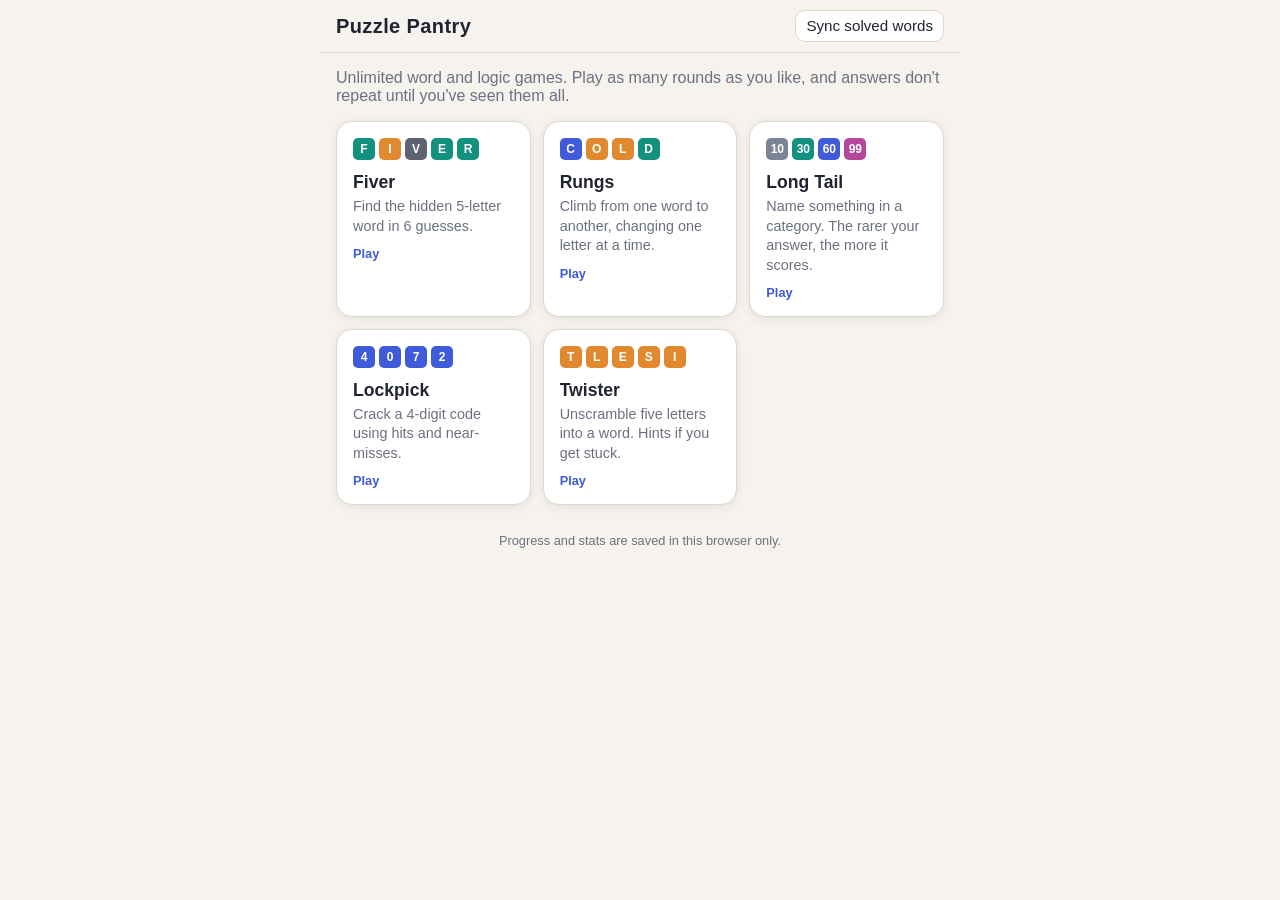
<file: index.html>
<!doctype html>
<html lang="en">
<head>
  <meta charset="utf-8">
  <meta name="viewport" content="width=device-width, initial-scale=1, viewport-fit=cover">
  <title>Puzzle Pantry</title>
  <link rel="stylesheet" href="css/common.css">
  <style>
    .intro { color: var(--muted); margin: 4px 0 16px; }
    .grid { display: grid; grid-template-columns: repeat(auto-fill, minmax(170px, 1fr)); gap: 12px; }
    .tile {
      display: block; text-decoration: none; color: var(--ink); background: var(--panel);
      border: 1px solid var(--line); border-radius: 16px; padding: 16px; box-shadow: var(--shadow);
      transition: transform 0.12s, border-color 0.12s;
    }
    .tile:hover { transform: translateY(-2px); border-color: var(--accent); }
    .tile .art { display: flex; gap: 4px; margin-bottom: 12px; }
    .tile .art i { width: 22px; height: 22px; border-radius: 5px; display: inline-flex; align-items: center; justify-content: center; font-style: normal; font-weight: 800; font-size: 0.75rem; color: #fff; }
    .tile h2 { margin: 0 0 4px; font-size: 1.1rem; }
    .tile p { margin: 0; color: var(--muted); font-size: 0.9rem; line-height: 1.35; }
    .tile .meta { margin-top: 10px; font-size: 0.8rem; color: var(--accent); font-weight: 600; }
    .tile.soon { opacity: 0.55; pointer-events: none; box-shadow: none; }
    .sync-counts { font-weight: 600; }
    .sync-tip { font-size: 0.85rem; color: var(--muted); }
    .modal h3 { font-size: 1rem; margin: 18px 0 8px; }
    textarea { width: 100%; border-radius: 10px; border: 1px solid var(--line); background: var(--bg); color: var(--ink); padding: 8px; font: inherit; margin-bottom: 8px; }
    footer { text-align: center; color: var(--muted); font-size: 0.8rem; margin-top: 28px; }
  </style>
</head>
<body>
  <header class="topbar"><h1>Puzzle Pantry</h1><div class="actions"><button class="icon-btn" data-open="sync">Sync solved words</button></div></header>
  <main>
    <p class="intro">Unlimited word and logic games. Play as many rounds as you like, and answers don't repeat until you've seen them all.</p>
    <div class="grid">
      <a class="tile" href="fiver/">
        <div class="art"><i style="background:var(--hit)">F</i><i style="background:var(--near)">I</i><i style="background:var(--miss)">V</i><i style="background:var(--hit)">E</i><i style="background:var(--hit)">R</i></div>
        <h2>Fiver</h2>
        <p>Find the hidden 5-letter word in 6 guesses.</p>
        <div class="meta" data-meta="fiver"></div>
      </a>
      <a class="tile" href="rungs/">
        <div class="art"><i style="background:var(--accent)">C</i><i style="background:var(--near)">O</i><i style="background:var(--near)">L</i><i style="background:var(--hit)">D</i></div>
        <h2>Rungs</h2>
        <p>Climb from one word to another, changing one letter at a time.</p>
        <div class="meta" data-meta="rungs"></div>
      </a>
      <a class="tile" href="longtail/">
        <div class="art"><i style="background:#7b8494">10</i><i style="background:var(--hit)">30</i><i style="background:var(--accent)">60</i><i style="background:#b4479a">99</i></div>
        <h2>Long Tail</h2>
        <p>Name something in a category. The rarer your answer, the more it scores.</p>
        <div class="meta" data-meta="longtail"></div>
      </a>
      <a class="tile" href="digits/">
        <div class="art"><i style="background:var(--accent)">4</i><i style="background:var(--accent)">0</i><i style="background:var(--accent)">7</i><i style="background:var(--accent)">2</i></div>
        <h2>Lockpick</h2>
        <p>Crack a 4-digit code using hits and near-misses.</p>
        <div class="meta" data-meta="lockpick"></div>
      </a>
      <a class="tile" href="twister/">
        <div class="art"><i style="background:var(--near)">T</i><i style="background:var(--near)">L</i><i style="background:var(--near)">E</i><i style="background:var(--near)">S</i><i style="background:var(--near)">I</i></div>
        <h2>Twister</h2>
        <p>Unscramble five letters into a word. Hints if you get stuck.</p>
        <div class="meta" data-meta="twister"></div>
      </a>
    </div>
    <footer>Progress and stats are saved in this browser only.</footer>
  </main>
  <div class="modal-back" id="sync">
    <div class="modal">
      <button class="close" aria-label="Close">×</button>
      <h2>Sync solved words</h2>
      <p>Words you solve in Fiver and Twister, and ladders you climb in Rungs, never come up again on this device. To skip them on another device too, copy your list here and paste it there.</p>
      <p id="syncCounts" class="sync-counts"></p>
      <button class="btn" id="copySolved">Copy my solved words</button>
      <p class="sync-tip">Send the copied list to Claude to retire those words for good, on every device.</p>
      <h3>Paste a list from another device</h3>
      <textarea id="importBox" rows="4" placeholder="fiver: about crane ...&#10;twister: ...&#10;rungs: ..."></textarea>
      <button class="btn secondary" id="importBtn">Add these words</button>
    </div>
  </div>
  <script src="js/common.js"></script>
  <script>
    document.querySelectorAll("[data-meta]").forEach((el) => {
      const s = PP.load("stats:" + el.dataset.meta, null);
      el.textContent = s && s.played ? (s.streak !== undefined ? `${s.played} played · streak ${s.streak}` : `${s.played} rounds · best ${s.best}`) : "Play";
    });
    const SYNC_GAMES = ["fiver", "twister", "rungs"];
    function counts() {
      document.getElementById("syncCounts").textContent =
        SYNC_GAMES.map((g) => `${g[0].toUpperCase() + g.slice(1)}: ${PP.solvedLocal(g).size} solved`).join(" · ");
    }
    document.querySelector('[data-open="sync"]').addEventListener("click", counts);
    document.getElementById("copySolved").addEventListener("click", async () => {
      const text = PP.exportSolved(SYNC_GAMES);
      try {
        await navigator.clipboard.writeText(text);
        PP.toast("Copied");
      } catch (e) {
        document.getElementById("importBox").value = text;
        PP.toast("Couldn't copy, so the list is in the box below");
      }
    });
    document.getElementById("importBtn").addEventListener("click", () => {
      const n = PP.importSolved(document.getElementById("importBox").value, SYNC_GAMES);
      PP.toast(n ? `Added ${n} word${n > 1 ? "s" : ""}` : "No new words found");
      document.getElementById("importBox").value = "";
      counts();
    });
  </script>
</body>
</html>
</file>
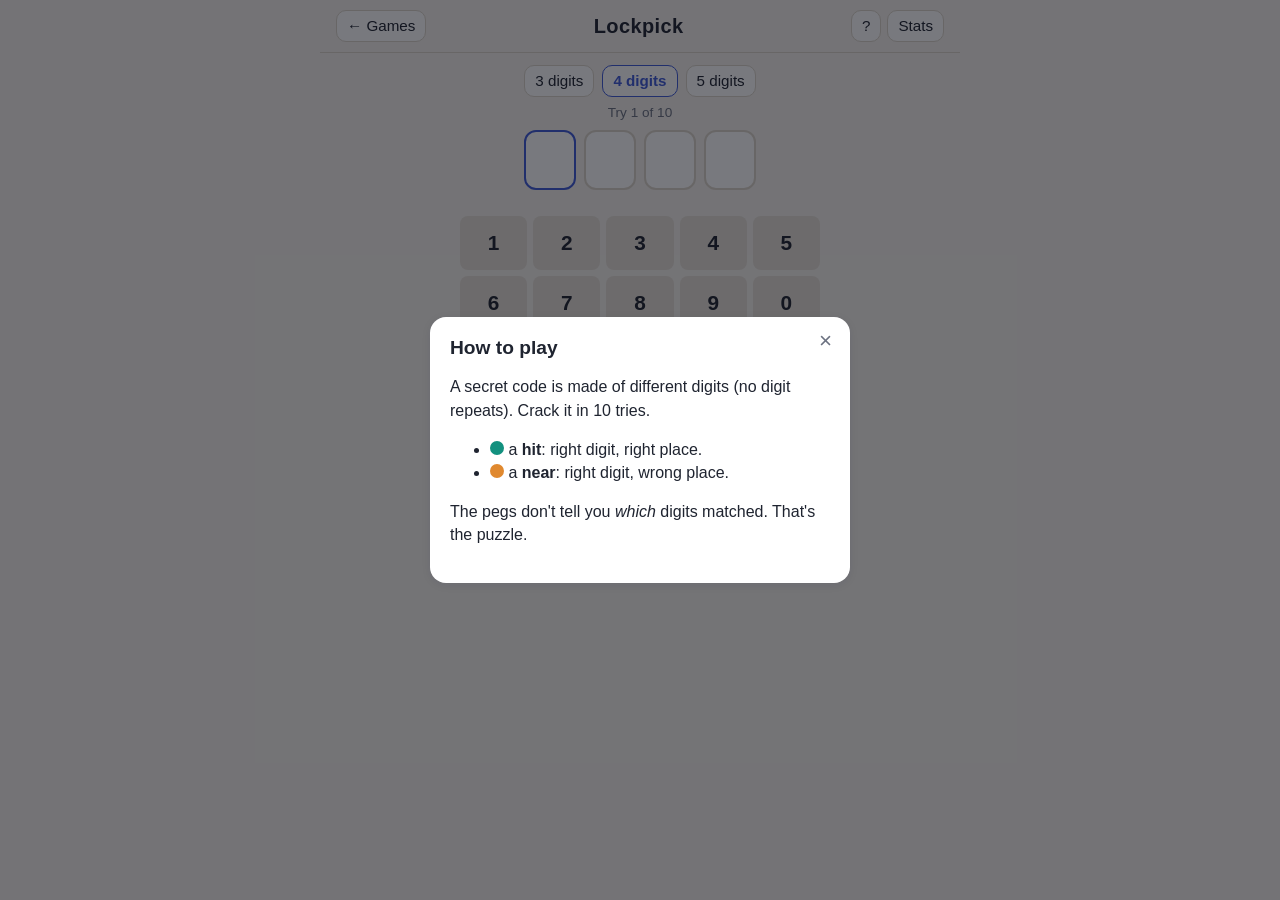
<file: digits/index.html>
<!doctype html>
<html lang="en">
<head>
  <meta charset="utf-8">
  <meta name="viewport" content="width=device-width, initial-scale=1, viewport-fit=cover">
  <title>Lockpick · Puzzle Pantry</title>
  <link rel="stylesheet" href="../css/common.css">
  <style>
    .sub { text-align: center; color: var(--muted); font-size: 0.85rem; margin-bottom: 10px; }
    .entry { display: flex; justify-content: center; gap: 8px; margin: 6px 0 12px; }
    .slot { width: 52px; height: 60px; border-radius: 12px; border: 2px solid var(--line); background: var(--panel); display: flex; align-items: center; justify-content: center; font-size: 1.8rem; font-weight: 800; }
    .slot.on { border-color: var(--accent); }
    .history { max-width: 360px; margin: 0 auto; display: flex; flex-direction: column; gap: 6px; max-height: 38vh; overflow: auto; }
    .hrow { display: flex; align-items: center; justify-content: space-between; background: var(--panel); border: 1px solid var(--line); border-radius: 10px; padding: 6px 12px; }
    .hrow .n { color: var(--muted); font-size: 0.8rem; width: 22px; }
    .hrow .code { font-size: 1.3rem; font-weight: 800; letter-spacing: 0.3em; flex: 1; }
    .pegs { display: flex; gap: 4px; }
    .peg { width: 14px; height: 14px; border-radius: 50%; border: 2px solid var(--line); }
    .peg.hit { background: var(--hit); border-color: var(--hit); }
    .peg.near { background: var(--near); border-color: var(--near); }
    .counts { font-size: 0.8rem; color: var(--muted); margin-left: 10px; min-width: 70px; text-align: right; }
    .pad { display: grid; grid-template-columns: repeat(5, 1fr); gap: 6px; max-width: 360px; margin: 14px auto 0; }
    .pad .key { max-width: none; font-size: 1.3rem; }
    .pad .key.out { text-decoration: line-through; opacity: 0.35; }
    .actions-row { display: flex; gap: 8px; max-width: 360px; margin: 8px auto 0; }
    .actions-row .btn { flex: 1; }
    .note { text-align: center; font-size: 0.8rem; color: var(--muted); margin-top: 8px; }
    .opts { display: flex; justify-content: center; gap: 8px; margin-bottom: 8px; }
    .opts .icon-btn.sel { border-color: var(--accent); color: var(--accent); font-weight: 700; }
  </style>
</head>
<body>
  <header class="topbar">
    <a class="icon-btn" href="../">← Games</a>
    <h1>Lockpick</h1>
    <div class="actions">
      <button class="icon-btn" data-open="help">?</button>
      <button class="icon-btn" id="statsBtn">Stats</button>
    </div>
  </header>
  <main>
    <div class="opts" id="opts">
      <button class="icon-btn" data-len="3">3 digits</button>
      <button class="icon-btn" data-len="4">4 digits</button>
      <button class="icon-btn" data-len="5">5 digits</button>
    </div>
    <div class="sub" id="sub"></div>
    <div class="entry" id="entry"></div>
    <div class="history" id="history"></div>
    <div id="result" class="result hidden">
      <p id="resultText"></p>
      <button class="btn" id="nextBtn">New code</button>
    </div>
    <div class="pad" id="pad"></div>
    <div class="actions-row">
      <button class="btn secondary" id="back">⌫ Delete</button>
      <button class="btn" id="enter">Try code</button>
    </div>
    <p class="note">Long-press (or right-click) a digit to cross it out as a note.</p>
  </main>

  <div class="modal-back" id="help">
    <div class="modal">
      <button class="close">×</button>
      <h2>How to play</h2>
      <p>A secret code is made of different digits (no digit repeats). Crack it in 10 tries.</p>
      <ul>
        <li><span class="peg hit" style="display:inline-block"></span> a <b>hit</b>: right digit, right place.</li>
        <li><span class="peg near" style="display:inline-block"></span> a <b>near</b>: right digit, wrong place.</li>
      </ul>
      <p>The pegs don't tell you <i>which</i> digits matched. That's the puzzle.</p>
    </div>
  </div>
  <div class="modal-back" id="stats">
    <div class="modal">
      <button class="close">×</button>
      <h2>Your Lockpick stats</h2>
      <div id="statsBody"></div>
    </div>
  </div>

  <script src="../js/common.js"></script>
  <script src="digits.js"></script>
</body>
</html>
</file>
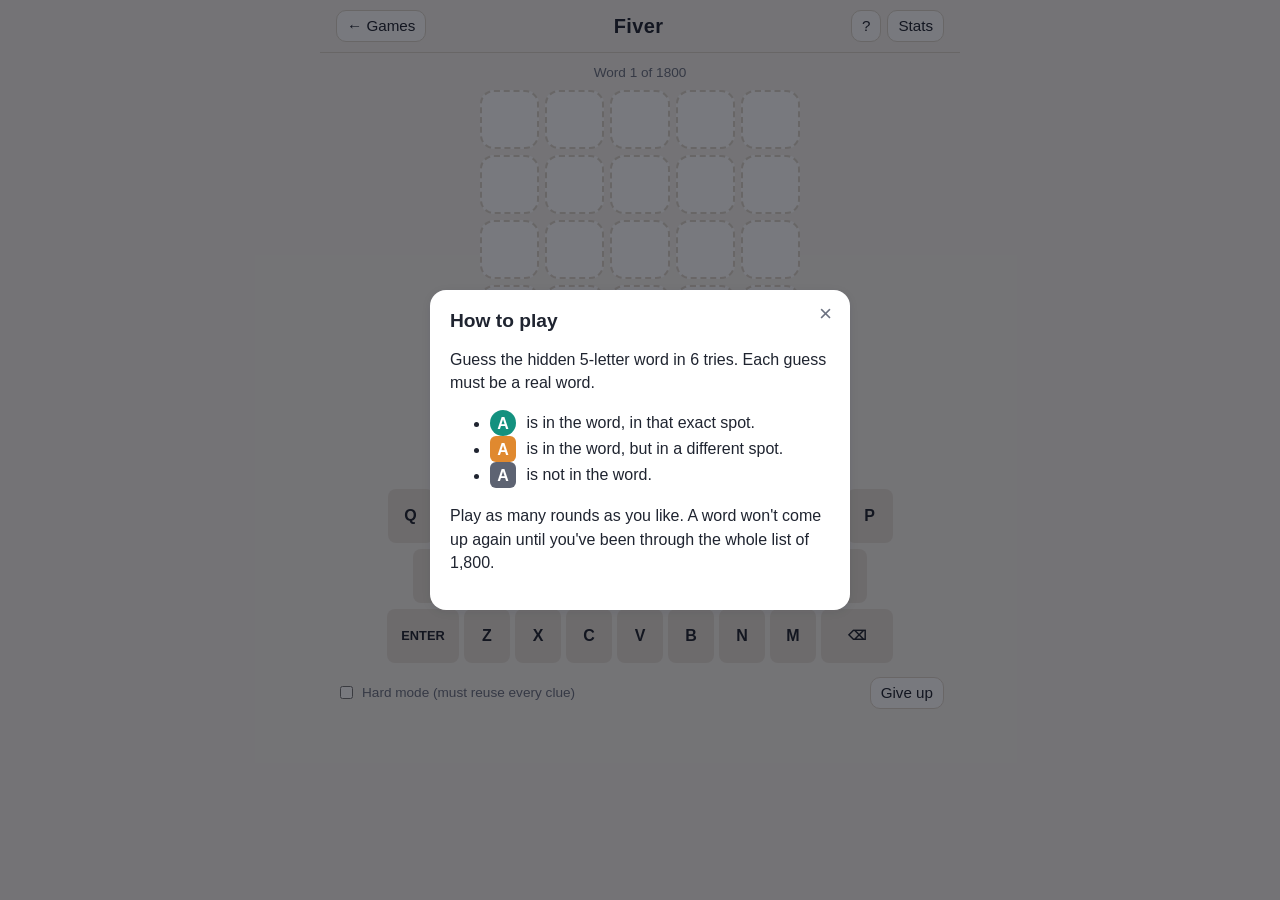
<file: fiver/index.html>
<!doctype html>
<html lang="en">
<head>
  <meta charset="utf-8">
  <meta name="viewport" content="width=device-width, initial-scale=1, viewport-fit=cover">
  <title>Fiver · Puzzle Pantry</title>
  <link rel="stylesheet" href="../css/common.css">
  <link rel="stylesheet" href="fiver.css">
</head>
<body>
  <header class="topbar">
    <a class="icon-btn" href="../" aria-label="All games">← Games</a>
    <h1>Fiver</h1>
    <div class="actions">
      <button class="icon-btn" data-open="help" aria-label="How to play">?</button>
      <button class="icon-btn" id="statsBtn" aria-label="Stats">Stats</button>
    </div>
  </header>
  <main>
    <div class="sub" id="sub"></div>
    <div id="board" class="board" aria-live="polite"></div>
    <div id="result" class="result hidden">
      <p id="resultText"></p>
      <button class="btn" id="nextBtn">Next word</button>
    </div>
    <div id="keyboard" class="keyboard"></div>
    <div class="below">
      <label class="toggle"><input type="checkbox" id="hard"> Hard mode (must reuse every clue)</label>
      <button class="icon-btn" id="giveUp">Give up</button>
    </div>
  </main>

  <div class="modal-back" id="help">
    <div class="modal">
      <button class="close" aria-label="Close">×</button>
      <h2>How to play</h2>
      <p>Guess the hidden 5-letter word in 6 tries. Each guess must be a real word.</p>
      <ul>
        <li><span class="chip hit">A</span> is in the word, in that exact spot.</li>
        <li><span class="chip near">A</span> is in the word, but in a different spot.</li>
        <li><span class="chip miss">A</span> is not in the word.</li>
      </ul>
      <p>Play as many rounds as you like. A word won't come up again until you've been through the whole list of 1,800.</p>
    </div>
  </div>
  <div class="modal-back" id="stats">
    <div class="modal">
      <button class="close" aria-label="Close">×</button>
      <h2>Your Fiver stats</h2>
      <div id="statsBody"></div>
      <p class="muted" id="deckInfo"></p>
    </div>
  </div>

  <script src="../js/common.js"></script>
  <script src="../data/words.js"></script>
  <script src="../data/solved.js"></script>
  <script src="fiver.js"></script>
</body>
</html>
</file>
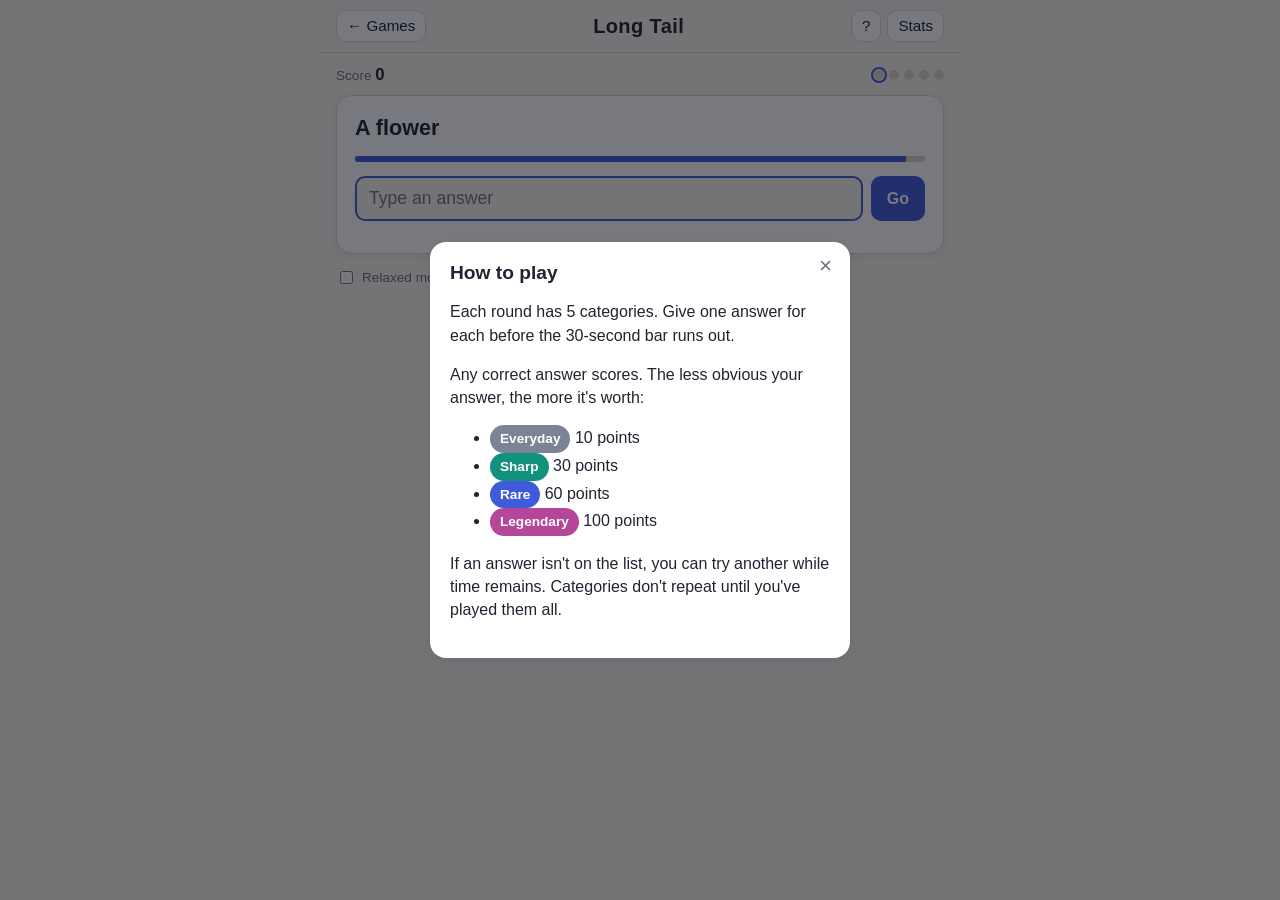
<file: longtail/index.html>
<!doctype html>
<html lang="en">
<head>
  <meta charset="utf-8">
  <meta name="viewport" content="width=device-width, initial-scale=1, viewport-fit=cover">
  <title>Long Tail · Puzzle Pantry</title>
  <link rel="stylesheet" href="../css/common.css">
  <style>
    .scorebar { display: flex; justify-content: space-between; align-items: center; color: var(--muted); font-size: 0.85rem; margin-bottom: 10px; }
    .scorebar b { color: var(--ink); font-size: 1.05rem; }
    .dots { display: flex; gap: 5px; }
    .dots i { width: 10px; height: 10px; border-radius: 50%; background: var(--line); }
    .dots i.done { background: var(--accent); }
    .dots i.now { outline: 2px solid var(--accent); outline-offset: 1px; }
    .card { background: var(--panel); border: 1px solid var(--line); border-radius: 16px; padding: 18px; box-shadow: var(--shadow); }
    .prompt { font-size: 1.35rem; font-weight: 700; line-height: 1.3; margin: 0 0 14px; }
    .timer { height: 6px; background: var(--line); border-radius: 3px; overflow: hidden; margin-bottom: 14px; }
    .timer div { height: 100%; background: var(--accent); width: 100%; transition: width 0.25s linear; }
    .timer.low div { background: var(--near); }
    form { display: flex; gap: 8px; }
    input[type=text] { flex: 1; font-size: 1.1rem; padding: 10px 12px; border-radius: 10px; border: 2px solid var(--line); background: var(--bg); color: var(--ink); min-width: 0; }
    input[type=text]:focus { outline: none; border-color: var(--accent); }
    .verdict { margin-top: 14px; }
    .tier { display: inline-block; padding: 4px 10px; border-radius: 20px; font-weight: 800; color: #fff; font-size: 0.85rem; }
    .t0 { background: #7b8494; } .t1 { background: var(--hit); } .t2 { background: var(--accent); } .t3 { background: #b4479a; }
    .tnone { background: var(--miss); }
    .examples { color: var(--muted); font-size: 0.85rem; margin-top: 10px; line-height: 1.45; }
    .ladder { display: flex; gap: 4px; align-items: flex-end; height: 40px; margin: 10px 0 2px; }
    .ladder span { flex: 1; border-radius: 4px 4px 0 0; opacity: 0.25; }
    .ladder span.on { opacity: 1; }
    .row-actions { display: flex; gap: 8px; margin-top: 14px; }
    .summary-row { display: flex; justify-content: space-between; gap: 10px; padding: 8px 0; border-bottom: 1px solid var(--line); font-size: 0.95rem; }
    .summary-row:last-child { border-bottom: 0; }
    .summary-row .p { color: var(--muted); font-size: 0.8rem; }
    .big { font-size: 2.2rem; font-weight: 800; text-align: center; margin: 4px 0 2px; }
    .center { text-align: center; color: var(--muted); margin: 0 0 12px; }
    .toggle { font-size: 0.85rem; color: var(--muted); display: flex; align-items: center; gap: 6px; margin-top: 14px; }
  </style>
</head>
<body>
  <header class="topbar">
    <a class="icon-btn" href="../">← Games</a>
    <h1>Long Tail</h1>
    <div class="actions">
      <button class="icon-btn" data-open="help">?</button>
      <button class="icon-btn" id="statsBtn">Stats</button>
    </div>
  </header>
  <main>
    <div class="scorebar"><span>Score <b id="score">0</b></span><span class="dots" id="dots"></span></div>
    <div id="play" class="card">
      <p class="prompt" id="prompt"></p>
      <div class="timer" id="timer"><div></div></div>
      <form id="form" autocomplete="off">
        <input type="text" id="answer" placeholder="Type an answer" autocapitalize="off" autocorrect="off" spellcheck="false">
        <button class="btn" type="submit">Go</button>
      </form>
      <div class="verdict" id="verdict"></div>
      <div class="row-actions hidden" id="nextRow"><button class="btn" id="nextQ">Next</button></div>
    </div>
    <div id="summary" class="card hidden">
      <p class="center">Round score</p>
      <div class="big" id="total"></div>
      <p class="center" id="best"></p>
      <div id="rows"></div>
      <div class="row-actions"><button class="btn" id="again" style="flex:1">New round</button></div>
    </div>
    <label class="toggle"><input type="checkbox" id="relaxed"> Relaxed mode (no timer)</label>
  </main>

  <div class="modal-back" id="help">
    <div class="modal">
      <button class="close">×</button>
      <h2>How to play</h2>
      <p>Each round has 5 categories. Give one answer for each before the 30-second bar runs out.</p>
      <p>Any correct answer scores. The less obvious your answer, the more it's worth:</p>
      <ul>
        <li><span class="tier t0">Everyday</span> 10 points</li>
        <li><span class="tier t1">Sharp</span> 30 points</li>
        <li><span class="tier t2">Rare</span> 60 points</li>
        <li><span class="tier t3">Legendary</span> 100 points</li>
      </ul>
      <p>If an answer isn't on the list, you can try another while time remains. Categories don't repeat until you've played them all.</p>
    </div>
  </div>
  <div class="modal-back" id="stats">
    <div class="modal">
      <button class="close">×</button>
      <h2>Your Long Tail stats</h2>
      <div id="statsBody"></div>
    </div>
  </div>

  <script src="../js/common.js"></script>
  <script src="../data/longtail.js"></script>
  <script src="longtail.js"></script>
</body>
</html>
</file>
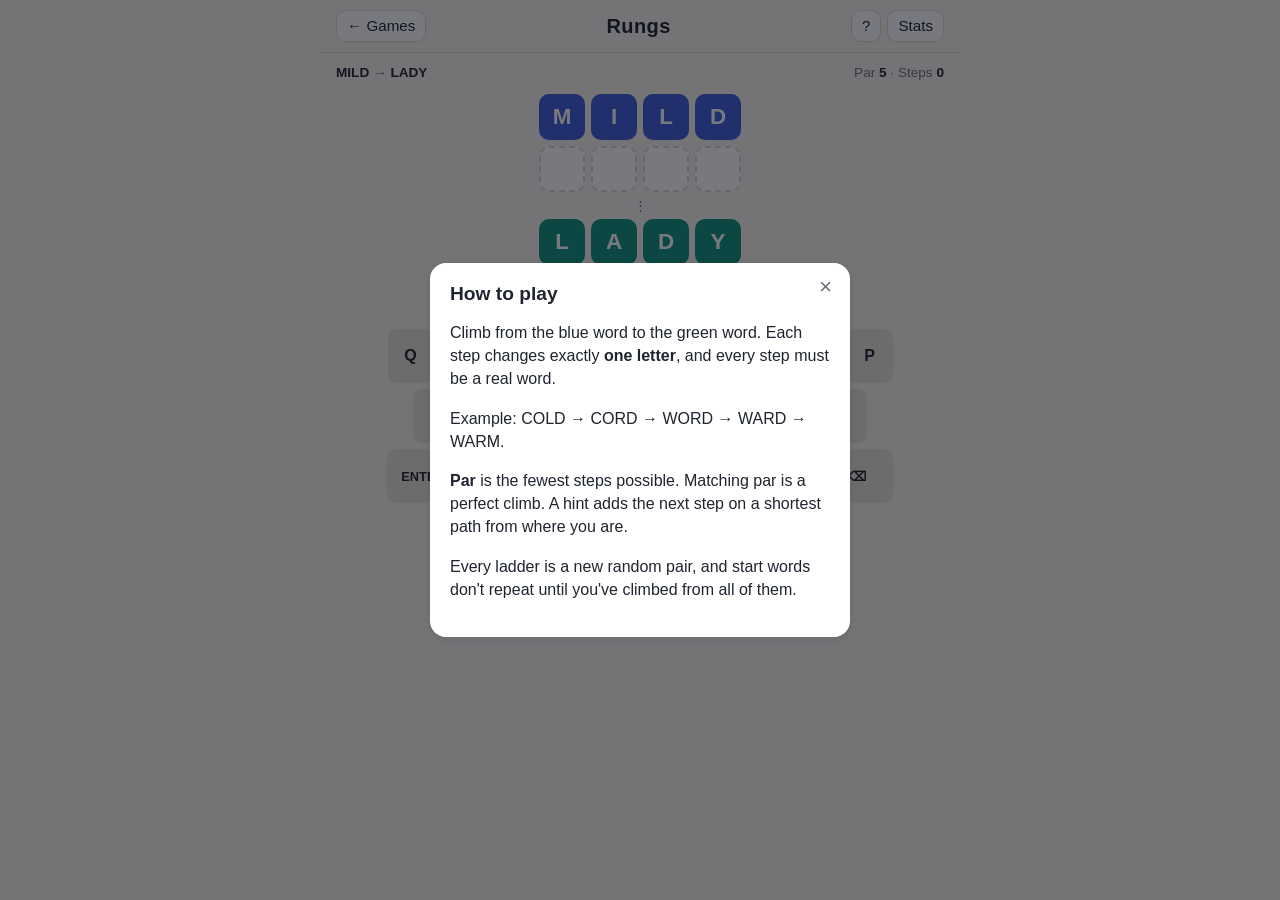
<file: rungs/index.html>
<!doctype html>
<html lang="en">
<head>
  <meta charset="utf-8">
  <meta name="viewport" content="width=device-width, initial-scale=1, viewport-fit=cover">
  <title>Rungs · Puzzle Pantry</title>
  <link rel="stylesheet" href="../css/common.css">
  <style>
    .goal { display: flex; justify-content: space-between; align-items: center; color: var(--muted); font-size: 0.85rem; margin-bottom: 10px; }
    .goal b { color: var(--ink); }
    .ladder { display: flex; flex-direction: column; align-items: center; gap: 6px; max-height: 46vh; overflow: auto; padding: 4px 0; }
    .word { display: flex; gap: 6px; }
    .word span { width: 46px; height: 46px; border-radius: 10px; display: flex; align-items: center; justify-content: center; font-weight: 800; font-size: 1.4rem; text-transform: uppercase; background: var(--panel); border: 2px solid var(--line); }
    .word.start span { background: var(--accent); color: #fff; border-color: var(--accent); }
    .word.target span { background: var(--hit); color: #fff; border-color: var(--hit); }
    .word.target.reached span { animation: pop 0.4s both; }
    .word span.changed { border-color: var(--near); box-shadow: inset 0 -4px 0 var(--near); }
    .word span.match { color: var(--hit); }
    .word.typing span { border-style: dashed; }
    .word.typing span.filled { border-style: solid; border-color: var(--muted); }
    .word.hint span { border-color: var(--near); border-style: dotted; }
    .gap { color: var(--muted); font-size: 0.8rem; }
    .word.shake { animation: shake 0.4s; }
    @keyframes shake { 0%,100% { transform: translateX(0); } 20%,60% { transform: translateX(-6px); } 40%,80% { transform: translateX(6px); } }
    @keyframes pop { 0% { transform: scale(0.7); } 70% { transform: scale(1.1); } 100% { transform: scale(1); } }
    .tools { display: grid; grid-template-columns: repeat(3, 1fr); gap: 8px; max-width: 380px; margin: 12px auto 0; }
    .tools .btn { padding: 9px 6px; font-size: 0.9rem; }
    .path { color: var(--muted); font-size: 0.9rem; margin-top: 6px; }
  </style>
</head>
<body>
  <header class="topbar">
    <a class="icon-btn" href="../">← Games</a>
    <h1>Rungs</h1>
    <div class="actions">
      <button class="icon-btn" data-open="help">?</button>
      <button class="icon-btn" id="statsBtn">Stats</button>
    </div>
  </header>
  <main>
    <div class="goal"><span id="pairInfo"></span><span>Par <b id="par"></b> · Steps <b id="steps">0</b></span></div>
    <div class="ladder" id="ladder"></div>
    <div id="result" class="result hidden">
      <p id="resultText"></p>
      <p class="path" id="pathText"></p>
      <button class="btn" id="nextBtn">New ladder</button>
    </div>
    <div class="tools" id="tools">
      <button class="btn secondary" id="undo">Undo</button>
      <button class="btn secondary" id="hint">Hint</button>
      <button class="btn secondary" id="giveUp">Show path</button>
    </div>
    <div id="keyboard" class="keyboard"></div>
  </main>

  <div class="modal-back" id="help">
    <div class="modal">
      <button class="close">×</button>
      <h2>How to play</h2>
      <p>Climb from the blue word to the green word. Each step changes exactly <b>one letter</b>, and every step must be a real word.</p>
      <p>Example: COLD → CORD → WORD → WARD → WARM.</p>
      <p><b>Par</b> is the fewest steps possible. Matching par is a perfect climb. A hint adds the next step on a shortest path from where you are.</p>
      <p>Every ladder is a new random pair, and start words don't repeat until you've climbed from all of them.</p>
    </div>
  </div>
  <div class="modal-back" id="stats">
    <div class="modal">
      <button class="close">×</button>
      <h2>Your Rungs stats</h2>
      <p class="path">Bars: 1 = at or under par, 2 = one over, 3 = two over, 4 = three or more over.</p>
      <div id="statsBody"></div>
    </div>
  </div>

  <script src="../js/common.js"></script>
  <script src="../data/ladder.js"></script>
  <script src="../data/solved.js"></script>
  <script src="rungs.js"></script>
</body>
</html>
</file>
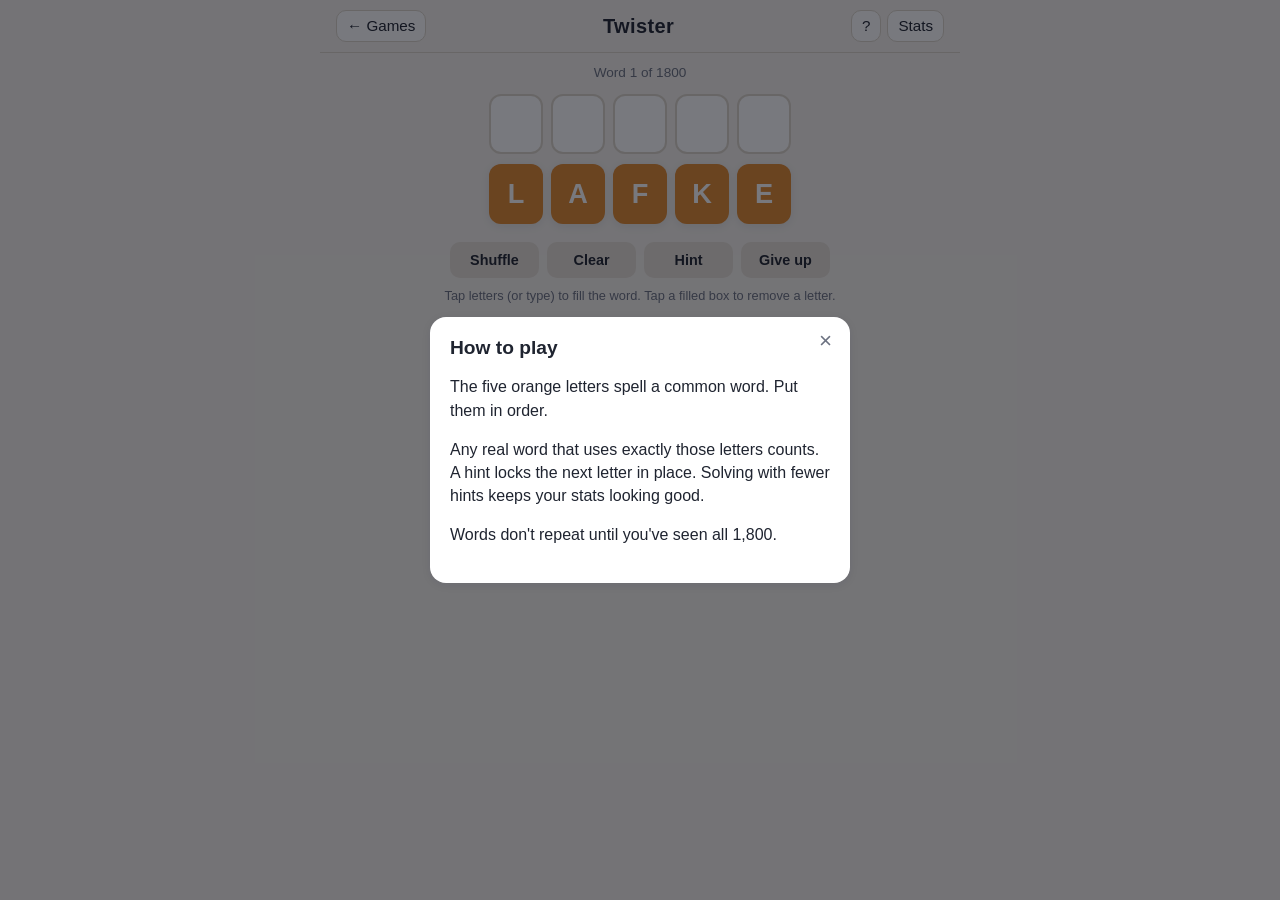
<file: twister/index.html>
<!doctype html>
<html lang="en">
<head>
  <meta charset="utf-8">
  <meta name="viewport" content="width=device-width, initial-scale=1, viewport-fit=cover">
  <title>Twister · Puzzle Pantry</title>
  <link rel="stylesheet" href="../css/common.css">
  <style>
    .sub { text-align: center; color: var(--muted); font-size: 0.85rem; margin-bottom: 14px; }
    .answer, .letters { display: flex; justify-content: center; gap: 8px; margin: 10px 0; }
    .slot, .tile {
      width: 54px; height: 60px; border-radius: 12px; display: flex; align-items: center; justify-content: center;
      font-size: 1.7rem; font-weight: 800; text-transform: uppercase; user-select: none;
    }
    .slot { border: 2px solid var(--line); background: var(--panel); cursor: pointer; }
    .slot.locked { background: var(--hit); color: #fff; border-color: var(--hit); cursor: default; }
    .slot.solved { background: var(--hit); color: #fff; border-color: var(--hit); }
    .tile { background: var(--near); color: #fff; border: 0; cursor: pointer; box-shadow: var(--shadow); transition: transform 0.1s, opacity 0.1s; }
    .tile.used { opacity: 0.2; transform: scale(0.9); cursor: default; }
    .answer.shake { animation: shake 0.4s; }
    @keyframes shake { 0%,100% { transform: translateX(0); } 20%,60% { transform: translateX(-6px); } 40%,80% { transform: translateX(6px); } }
    .controls { display: grid; grid-template-columns: repeat(4, 1fr); gap: 8px; max-width: 380px; margin: 18px auto 0; }
    .controls .btn { padding: 10px 6px; font-size: 0.9rem; }
    .note { text-align: center; font-size: 0.8rem; color: var(--muted); margin-top: 10px; }
  </style>
</head>
<body>
  <header class="topbar">
    <a class="icon-btn" href="../">← Games</a>
    <h1>Twister</h1>
    <div class="actions">
      <button class="icon-btn" data-open="help">?</button>
      <button class="icon-btn" id="statsBtn">Stats</button>
    </div>
  </header>
  <main>
    <div class="sub" id="sub"></div>
    <div class="answer" id="answer"></div>
    <div class="letters" id="letters"></div>
    <div id="result" class="result hidden">
      <p id="resultText"></p>
      <button class="btn" id="nextBtn">Next word</button>
    </div>
    <div class="controls" id="controls">
      <button class="btn secondary" id="mix">Shuffle</button>
      <button class="btn secondary" id="clear">Clear</button>
      <button class="btn secondary" id="hint">Hint</button>
      <button class="btn secondary" id="skip">Give up</button>
    </div>
    <p class="note">Tap letters (or type) to fill the word. Tap a filled box to remove a letter.</p>
  </main>

  <div class="modal-back" id="help">
    <div class="modal">
      <button class="close">×</button>
      <h2>How to play</h2>
      <p>The five orange letters spell a common word. Put them in order.</p>
      <p>Any real word that uses exactly those letters counts. A hint locks the next letter in place. Solving with fewer hints keeps your stats looking good.</p>
      <p>Words don't repeat until you've seen all 1,800.</p>
    </div>
  </div>
  <div class="modal-back" id="stats">
    <div class="modal">
      <button class="close">×</button>
      <h2>Your Twister stats</h2>
      <p class="note" style="text-align:left">Bars show solves by hints used (1 = no hints, 2 = one hint, and so on).</p>
      <div id="statsBody"></div>
    </div>
  </div>

  <script src="../js/common.js"></script>
  <script src="../data/words.js"></script>
  <script src="../data/solved.js"></script>
  <script src="twister.js"></script>
</body>
</html>
</file>
<file: css/common.css>
:root {
  --bg: #f6f3ee;
  --panel: #ffffff;
  --ink: #1f2430;
  --muted: #6b7180;
  --line: #ddd6cb;
  --accent: #3f5bd9;
  --hit: #13917f;      /* right letter, right spot */
  --near: #e0892f;     /* right letter, wrong spot */
  --miss: #5d6372;     /* not in the word */
  --key: #e7e1d7;
  --key-ink: #1f2430;
  --shadow: 0 2px 10px rgba(30, 30, 50, 0.08);
  --radius: 12px;
}
@media (prefers-color-scheme: dark) {
  :root {
    --bg: #14161d;
    --panel: #1d2029;
    --ink: #eef0f5;
    --muted: #9aa0ae;
    --line: #333846;
    --accent: #7d93ff;
    --hit: #17a08c;
    --near: #e38f35;
    --miss: #3b404d;
    --key: #2b2f3b;
    --key-ink: #eef0f5;
    --shadow: 0 2px 12px rgba(0, 0, 0, 0.4);
  }
}

* { box-sizing: border-box; }
html, body { margin: 0; height: 100%; }
body {
  background: var(--bg);
  color: var(--ink);
  font-family: -apple-system, BlinkMacSystemFont, "Segoe UI", Roboto, Helvetica, Arial, sans-serif;
  -webkit-tap-highlight-color: transparent;
}
a { color: var(--accent); }

.topbar {
  display: flex; align-items: center; justify-content: space-between;
  gap: 8px; padding: 10px 16px; border-bottom: 1px solid var(--line);
  max-width: 640px; margin: 0 auto;
}
.topbar h1 { font-size: 1.25rem; margin: 0; letter-spacing: 0.02em; }
.topbar .actions { display: flex; gap: 6px; }
.icon-btn {
  border: 1px solid var(--line); background: var(--panel); color: var(--ink);
  border-radius: 10px; padding: 6px 10px; font-size: 0.95rem; cursor: pointer;
  text-decoration: none; line-height: 1.2;
}
.icon-btn:hover { border-color: var(--accent); }

main { max-width: 640px; margin: 0 auto; padding: 12px 16px 24px; }

.btn {
  border: 0; border-radius: 10px; padding: 10px 16px; font-size: 1rem; font-weight: 600;
  background: var(--accent); color: #fff; cursor: pointer;
}
.btn.secondary { background: var(--key); color: var(--key-ink); }
.btn:disabled { opacity: 0.5; cursor: default; }

/* toast */
.toast {
  position: fixed; left: 50%; top: 70px; transform: translateX(-50%);
  background: var(--ink); color: var(--bg); padding: 8px 14px; border-radius: 8px;
  font-weight: 600; opacity: 0; pointer-events: none; transition: opacity 0.2s; z-index: 50;
}
.toast.show { opacity: 1; }

/* modal */
.modal-back {
  position: fixed; inset: 0; background: rgba(10, 12, 20, 0.55);
  display: none; align-items: center; justify-content: center; z-index: 40; padding: 16px;
}
.modal-back.open { display: flex; }
.modal {
  background: var(--panel); border-radius: 16px; box-shadow: var(--shadow);
  max-width: 420px; width: 100%; padding: 20px; position: relative; max-height: 90vh; overflow: auto;
}
.modal h2 { margin: 0 0 12px; font-size: 1.2rem; }
.modal .close { position: absolute; right: 12px; top: 10px; background: none; border: 0; font-size: 1.4rem; color: var(--muted); cursor: pointer; }
.modal p, .modal li { line-height: 1.45; }

.stats-row { display: flex; justify-content: space-around; text-align: center; margin: 8px 0 14px; }
.stats-row b { display: block; font-size: 1.6rem; }
.stats-row span { font-size: 0.75rem; color: var(--muted); }
.dist-row { display: flex; align-items: center; gap: 6px; margin: 4px 0; font-size: 0.85rem; }
.dist-row .bar { background: var(--miss); color: #fff; padding: 2px 6px; border-radius: 4px; min-width: 22px; text-align: right; }
.dist-row .bar.cur { background: var(--hit); }

/* shared on-screen keyboard */
.keyboard { display: flex; flex-direction: column; gap: 6px; margin-top: 14px; user-select: none; }
.krow { display: flex; gap: 5px; justify-content: center; }
.key {
  flex: 1; max-width: 46px; height: 54px; border: 0; border-radius: 8px;
  background: var(--key); color: var(--key-ink); font-size: 1rem; font-weight: 700;
  cursor: pointer; text-transform: uppercase; touch-action: manipulation;
}
.key.wide { max-width: 72px; flex: 1.5; font-size: 0.8rem; }
.key.hit { background: var(--hit); color: #fff; }
.key.near { background: var(--near); color: #fff; }
.key.miss { background: var(--miss); color: #fff; opacity: 0.75; }

.result {
  margin-top: 14px; text-align: center; background: var(--panel);
  border: 1px solid var(--line); border-radius: var(--radius); padding: 14px;
}
.result p { margin: 0 0 10px; }
.hidden { display: none !important; }
</file>
<file: fiver/fiver.css>
.sub { text-align: center; color: var(--muted); font-size: 0.85rem; min-height: 1.2em; margin-bottom: 8px; }
.board { display: grid; grid-template-rows: repeat(6, 1fr); gap: 6px; max-width: 320px; margin: 0 auto; }
.row { display: grid; grid-template-columns: repeat(5, 1fr); gap: 6px; }
.row.shake { animation: shake 0.4s; }
.cell {
  aspect-ratio: 1; display: flex; align-items: center; justify-content: center;
  font-size: 1.7rem; font-weight: 800; text-transform: uppercase;
  border-radius: 14px; background: var(--panel); border: 2px dashed var(--line);
  transition: transform 0.15s;
}
.cell.filled { border-style: solid; border-color: var(--muted); transform: scale(1.04); }
.cell.hit, .cell.near, .cell.miss { color: #fff; border: 0; animation: pop 0.35s both; }
.cell.hit { background: var(--hit); border-radius: 50%; }
.cell.near { background: var(--near); }
.cell.miss { background: var(--miss); }
.row .cell:nth-child(2) { animation-delay: 0.08s; }
.row .cell:nth-child(3) { animation-delay: 0.16s; }
.row .cell:nth-child(4) { animation-delay: 0.24s; }
.row .cell:nth-child(5) { animation-delay: 0.32s; }
@keyframes pop { 0% { transform: scale(0.6); opacity: 0.4; } 70% { transform: scale(1.08); } 100% { transform: scale(1); opacity: 1; } }
@keyframes shake { 0%,100% { transform: translateX(0); } 20%,60% { transform: translateX(-6px); } 40%,80% { transform: translateX(6px); } }

.below { display: flex; justify-content: space-between; align-items: center; gap: 10px; margin-top: 14px; flex-wrap: wrap; }
.toggle { font-size: 0.85rem; color: var(--muted); display: flex; align-items: center; gap: 6px; }
.chip { display: inline-flex; width: 26px; height: 26px; align-items: center; justify-content: center; color: #fff; font-weight: 800; border-radius: 6px; margin-right: 6px; }
.chip.hit { background: var(--hit); border-radius: 50%; }
.chip.near { background: var(--near); }
.chip.miss { background: var(--miss); }
.muted { color: var(--muted); font-size: 0.85rem; }
</file>
